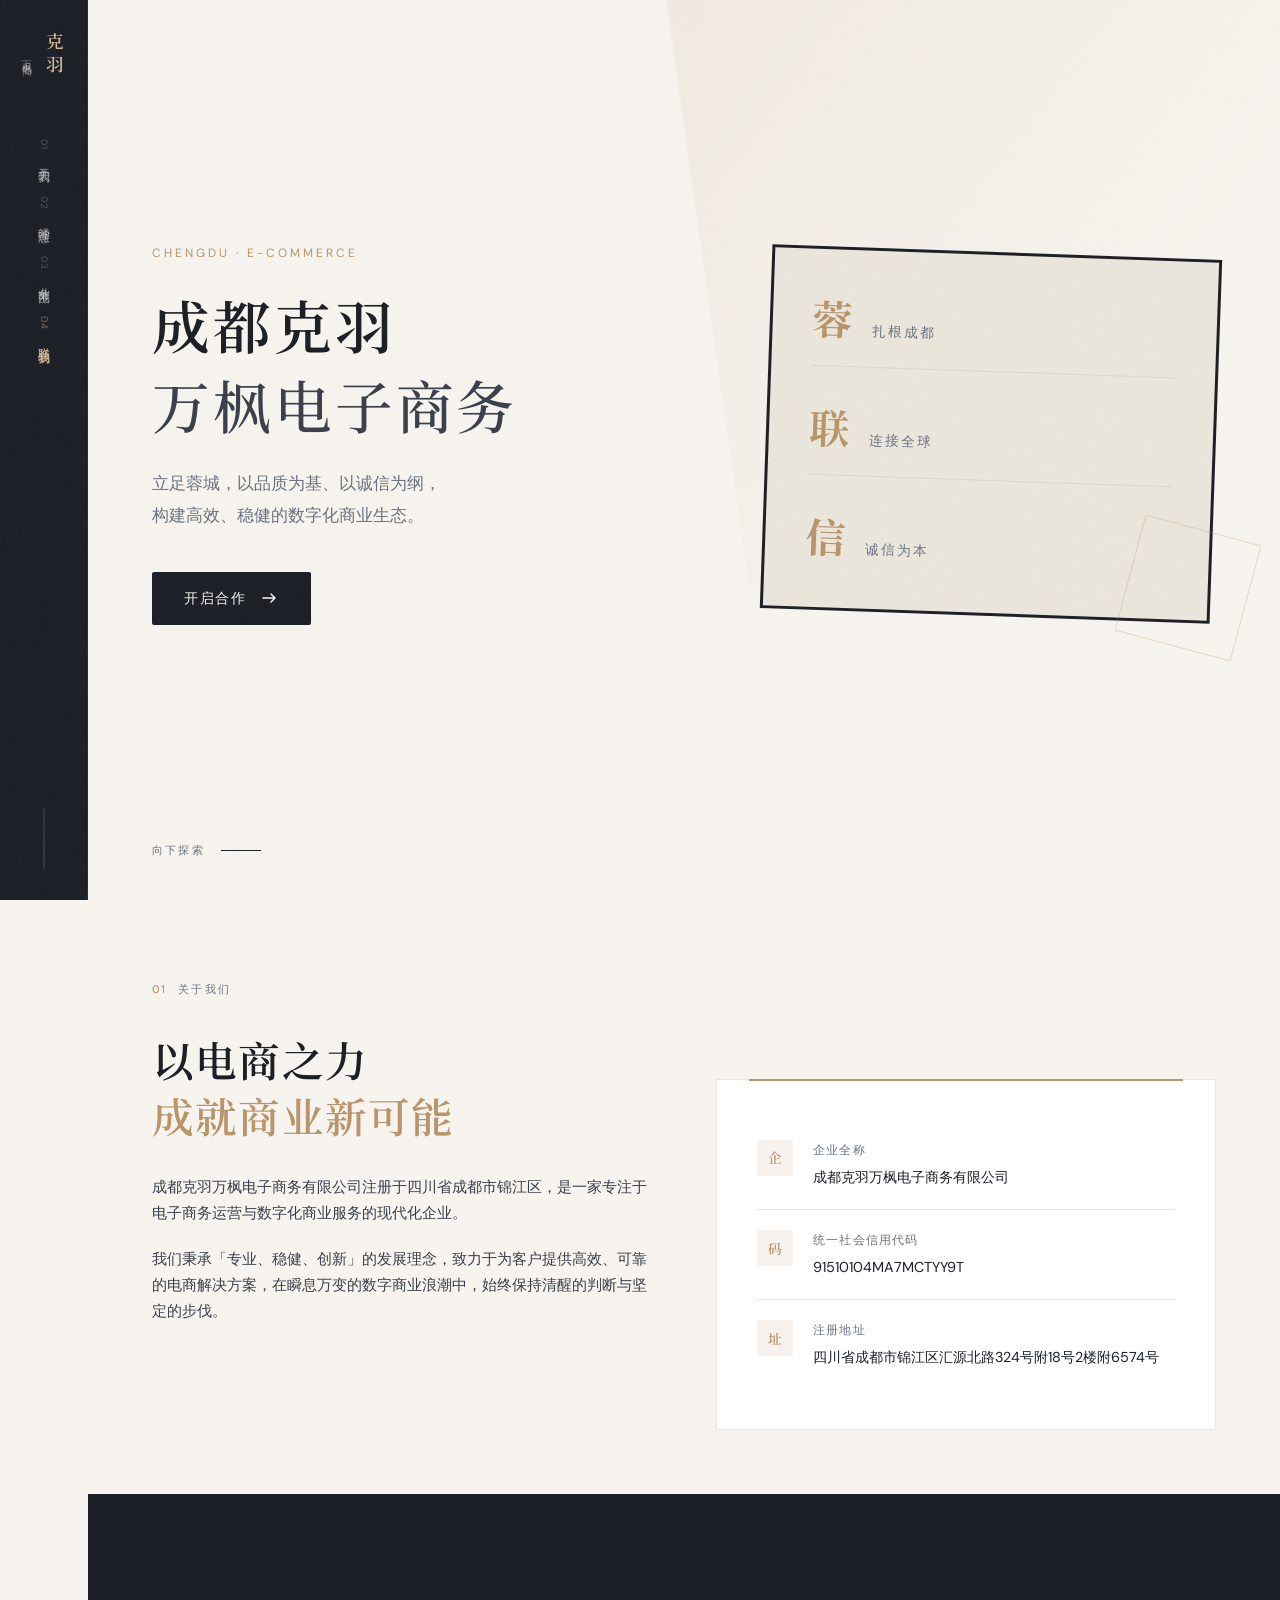
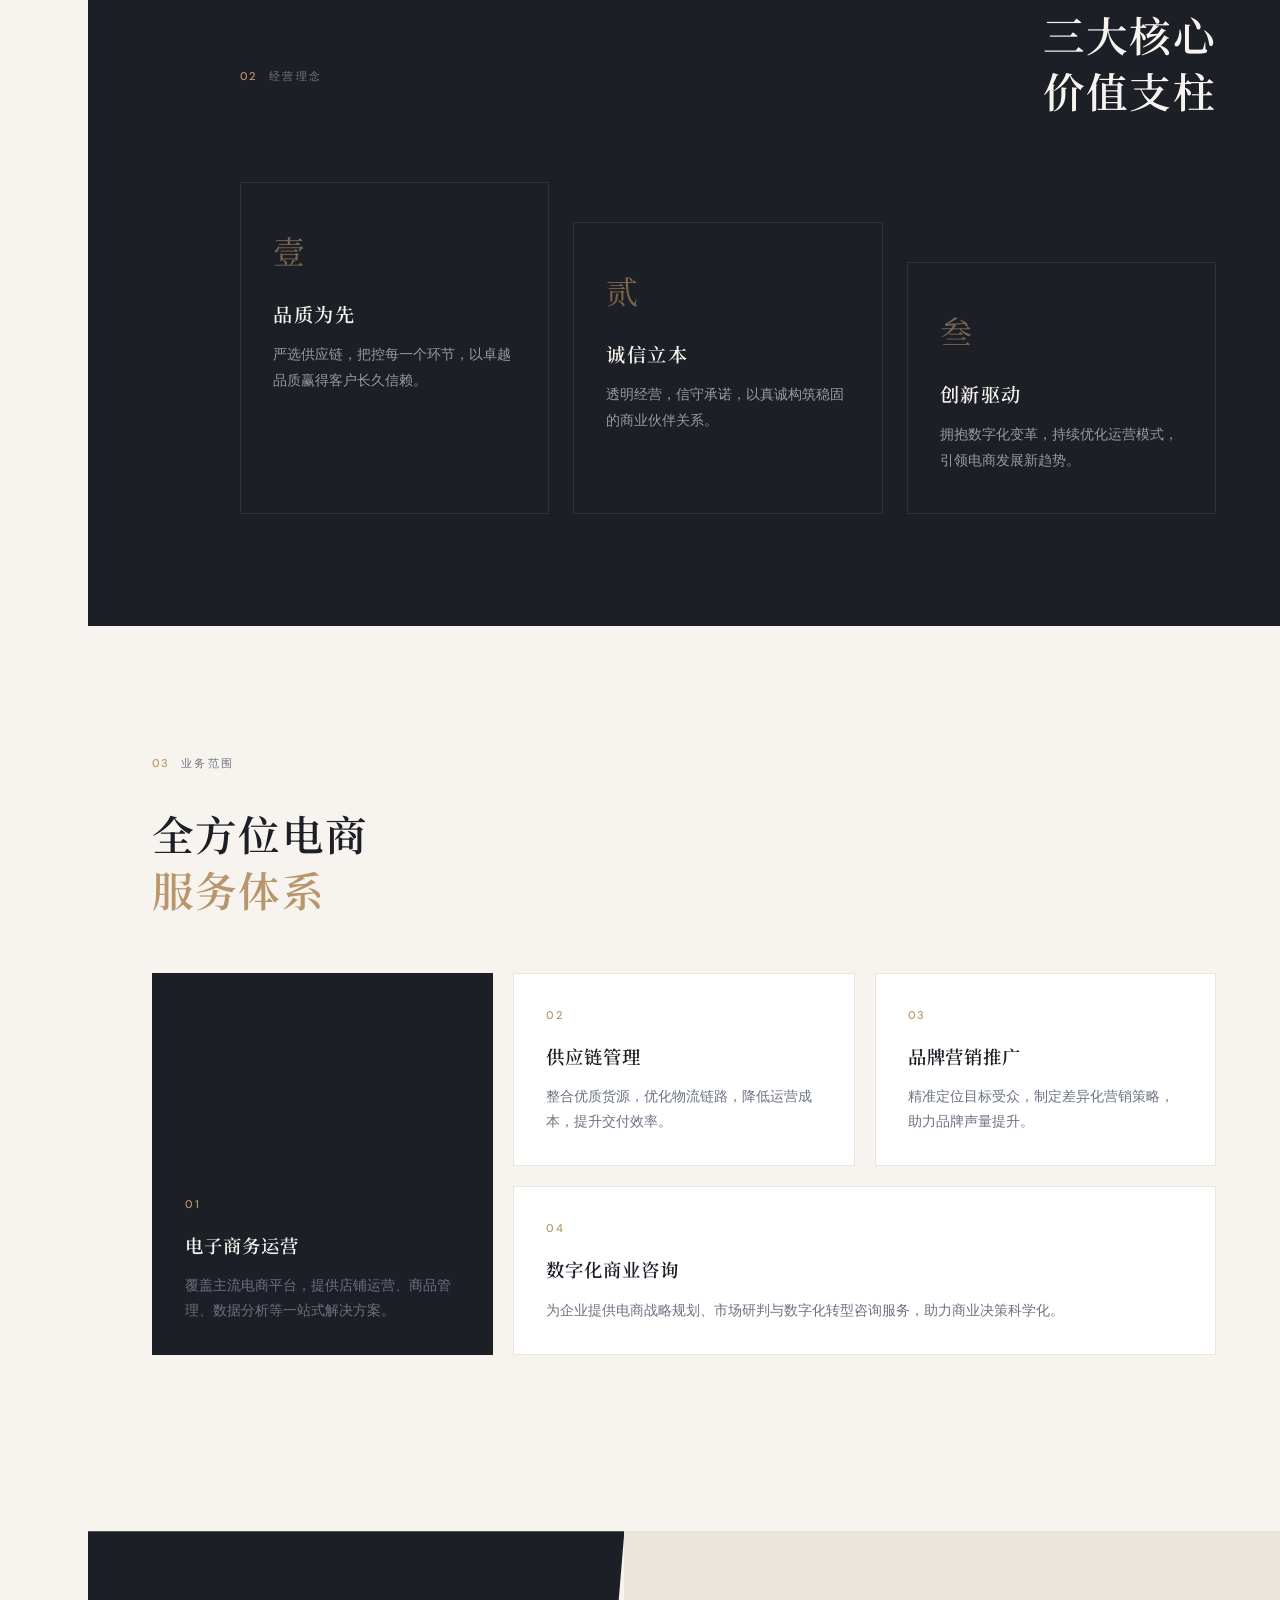
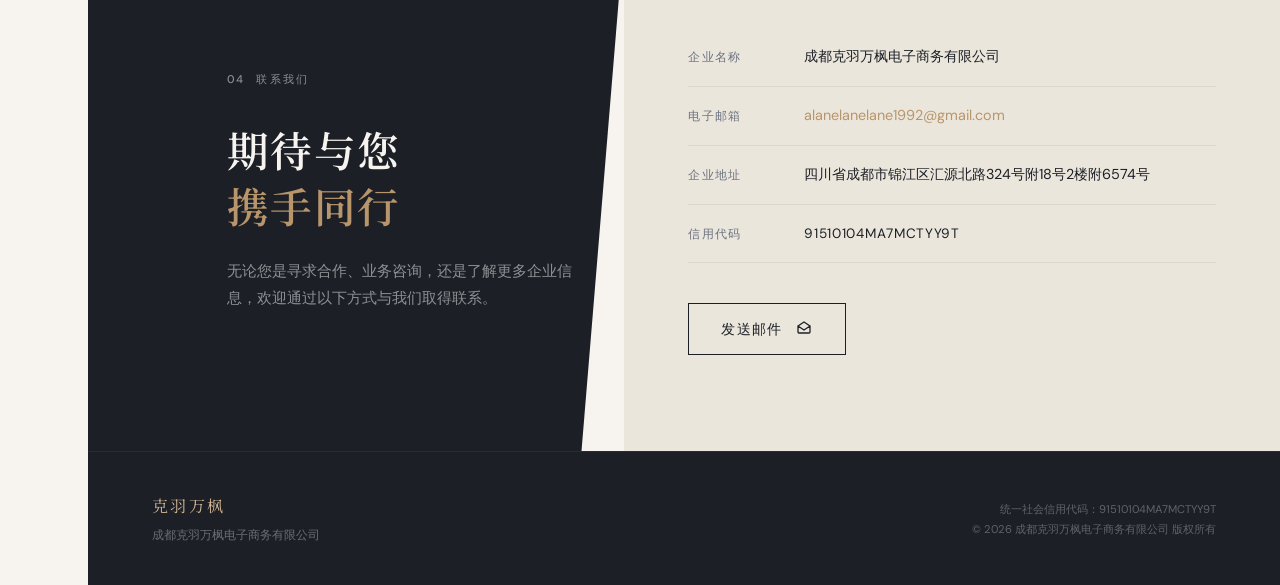
<file: index.html>
<!DOCTYPE html>
<html lang="zh-CN">
<head>
  <meta charset="UTF-8" />
  <meta name="viewport" content="width=device-width, initial-scale=1.0" />
  <meta name="description" content="成都克羽万枫电子商务有限公司 — 立足成都，以品质与诚信连接全球电商生态。" />
  <title>成都克羽万枫电子商务有限公司</title>
  <link rel="preconnect" href="https://fonts.googleapis.com" />
  <link rel="preconnect" href="https://fonts.gstatic.com" crossorigin />
  <link href="https://fonts.googleapis.com/css2?family=Noto+Serif+SC:wght@400;500;600;700&family=DM+Sans:ital,opsz,wght@0,9..40,300;0,9..40,400;0,9..40,500;1,9..40,300&display=swap" rel="stylesheet" />
  <link rel="stylesheet" href="styles.css" />
</head>
<body>
  <div class="grain" aria-hidden="true"></div>

  <!-- 侧边导航 -->
  <nav class="side-nav" aria-label="主导航">
    <a href="#top" class="side-nav__brand">
      <span class="side-nav__mark">克羽</span>
      <span class="side-nav__sub">万枫电商</span>
    </a>
    <ul class="side-nav__list">
      <li><a href="#about" data-section="about"><span class="nav-num">01</span>关于我们</a></li>
      <li><a href="#philosophy" data-section="philosophy"><span class="nav-num">02</span>经营理念</a></li>
      <li><a href="#services" data-section="services"><span class="nav-num">03</span>业务范围</a></li>
      <li><a href="#contact" data-section="contact"><span class="nav-num">04</span>联系我们</a></li>
    </ul>
    <div class="side-nav__progress">
      <div class="side-nav__progress-bar" id="scrollProgress"></div>
    </div>
  </nav>

  <!-- 移动端顶栏 -->
  <header class="mobile-header">
    <span class="mobile-header__title">克羽万枫</span>
    <button class="mobile-menu-btn" id="menuBtn" aria-label="打开菜单" aria-expanded="false">
      <span></span><span></span>
    </button>
  </header>

  <div class="mobile-drawer" id="mobileDrawer" aria-hidden="true">
    <nav>
      <a href="#about">关于我们</a>
      <a href="#philosophy">经营理念</a>
      <a href="#services">业务范围</a>
      <a href="#contact">联系我们</a>
    </nav>
  </div>

  <main id="top">
    <!-- Hero — 非对称对角布局 -->
    <section class="hero">
      <div class="hero__grid">
        <div class="hero__left reveal">
          <p class="hero__eyebrow">Chengdu · E-Commerce</p>
          <h1 class="hero__title">
            <span class="hero__title-line">成都克羽</span>
            <span class="hero__title-line hero__title-line--accent">万枫电子商务</span>
          </h1>
          <p class="hero__desc">
            立足蓉城，以品质为基、以诚信为纲，<br />
            构建高效、稳健的数字化商业生态。
          </p>
          <a href="#contact" class="hero__cta">
            <span>开启合作</span>
            <svg width="20" height="20" viewBox="0 0 20 20" fill="none" aria-hidden="true">
              <path d="M4 10h12M12 6l4 4-4 4" stroke="currentColor" stroke-width="1.5" stroke-linecap="round" stroke-linejoin="round"/>
            </svg>
          </a>
        </div>
        <div class="hero__right reveal reveal--delay">
          <div class="hero__visual">
            <div class="hero__frame">
              <div class="hero__frame-inner">
                <div class="hero__stat">
                  <span class="hero__stat-num">蓉</span>
                  <span class="hero__stat-label">扎根成都</span>
                </div>
                <div class="hero__stat">
                  <span class="hero__stat-num">联</span>
                  <span class="hero__stat-label">连接全球</span>
                </div>
                <div class="hero__stat">
                  <span class="hero__stat-num">信</span>
                  <span class="hero__stat-label">诚信为本</span>
                </div>
              </div>
            </div>
            <div class="hero__deco-line"></div>
          </div>
        </div>
      </div>
      <div class="hero__scroll-hint" aria-hidden="true">
        <span>向下探索</span>
        <div class="hero__scroll-line"></div>
      </div>
    </section>

    <!-- 关于 — 错落双栏 -->
    <section class="section section--about" id="about">
      <div class="section__label reveal">
        <span class="section__num">01</span>
        <span class="section__name">关于我们</span>
      </div>
      <div class="about__layout">
        <div class="about__text reveal">
          <h2 class="section__heading">以电商之力<br /><em>成就商业新可能</em></h2>
          <p>
            成都克羽万枫电子商务有限公司注册于四川省成都市锦江区，是一家专注于电子商务运营与数字化商业服务的现代化企业。
          </p>
          <p>
            我们秉承「专业、稳健、创新」的发展理念，致力于为客户提供高效、可靠的电商解决方案，在瞬息万变的数字商业浪潮中，始终保持清醒的判断与坚定的步伐。
          </p>
        </div>
        <div class="about__card reveal reveal--delay">
          <div class="about__card-item">
            <span class="about__card-icon">企</span>
            <div>
              <strong>企业全称</strong>
              <p>成都克羽万枫电子商务有限公司</p>
            </div>
          </div>
          <div class="about__card-item">
            <span class="about__card-icon">码</span>
            <div>
              <strong>统一社会信用代码</strong>
              <p>91510104MA7MCTYY9T</p>
            </div>
          </div>
          <div class="about__card-item">
            <span class="about__card-icon">址</span>
            <div>
              <strong>注册地址</strong>
              <p>四川省成都市锦江区汇源北路324号附18号2楼附6574号</p>
            </div>
          </div>
        </div>
      </div>
    </section>

    <!-- 理念 — 横向流动卡片 -->
    <section class="section section--philosophy" id="philosophy">
      <div class="philosophy__header reveal">
        <div class="section__label">
          <span class="section__num">02</span>
          <span class="section__name">经营理念</span>
        </div>
        <h2 class="section__heading section__heading--inline">三大核心<br />价值支柱</h2>
      </div>
      <div class="philosophy__track">
        <article class="philosophy__card reveal">
          <span class="philosophy__index">壹</span>
          <h3>品质为先</h3>
          <p>严选供应链，把控每一个环节，以卓越品质赢得客户长久信赖。</p>
        </article>
        <article class="philosophy__card reveal reveal--delay">
          <span class="philosophy__index">贰</span>
          <h3>诚信立本</h3>
          <p>透明经营，信守承诺，以真诚构筑稳固的商业伙伴关系。</p>
        </article>
        <article class="philosophy__card reveal reveal--delay-2">
          <span class="philosophy__index">叁</span>
          <h3>创新驱动</h3>
          <p>拥抱数字化变革，持续优化运营模式，引领电商发展新趋势。</p>
        </article>
      </div>
    </section>

    <!-- 业务 — 交错网格 -->
    <section class="section section--services" id="services">
      <div class="services__intro reveal">
        <div class="section__label">
          <span class="section__num">03</span>
          <span class="section__name">业务范围</span>
        </div>
        <h2 class="section__heading">全方位电商<br /><em>服务体系</em></h2>
      </div>
      <div class="services__bento">
        <div class="bento-item bento-item--large reveal">
          <div class="bento-item__num">01</div>
          <h3>电子商务运营</h3>
          <p>覆盖主流电商平台，提供店铺运营、商品管理、数据分析等一站式解决方案。</p>
        </div>
        <div class="bento-item reveal reveal--delay">
          <div class="bento-item__num">02</div>
          <h3>供应链管理</h3>
          <p>整合优质货源，优化物流链路，降低运营成本，提升交付效率。</p>
        </div>
        <div class="bento-item reveal reveal--delay">
          <div class="bento-item__num">03</div>
          <h3>品牌营销推广</h3>
          <p>精准定位目标受众，制定差异化营销策略，助力品牌声量提升。</p>
        </div>
        <div class="bento-item bento-item--wide reveal reveal--delay-2">
          <div class="bento-item__num">04</div>
          <h3>数字化商业咨询</h3>
          <p>为企业提供电商战略规划、市场研判与数字化转型咨询服务，助力商业决策科学化。</p>
        </div>
      </div>
    </section>

    <!-- 联系 — 斜切分屏 -->
    <section class="section section--contact" id="contact">
      <div class="contact__split">
        <div class="contact__left reveal">
          <div class="section__label section__label--light">
            <span class="section__num">04</span>
            <span class="section__name">联系我们</span>
          </div>
          <h2 class="section__heading section__heading--light">
            期待与您<br /><em>携手同行</em>
          </h2>
          <p class="contact__intro">
            无论您是寻求合作、业务咨询，还是了解更多企业信息，欢迎通过以下方式与我们取得联系。
          </p>
        </div>
        <div class="contact__right reveal reveal--delay">
          <div class="contact__info">
            <div class="contact__row">
              <span class="contact__label">企业名称</span>
              <span class="contact__value">成都克羽万枫电子商务有限公司</span>
            </div>
            <div class="contact__row">
              <span class="contact__label">电子邮箱</span>
              <a class="contact__value contact__link" href="mailto:alanelanelane1992@gmail.com">alanelanelane1992@gmail.com</a>
            </div>
            <div class="contact__row">
              <span class="contact__label">企业地址</span>
              <span class="contact__value">四川省成都市锦江区汇源北路324号附18号2楼附6574号</span>
            </div>
            <div class="contact__row">
              <span class="contact__label">信用代码</span>
              <span class="contact__value contact__value--mono">91510104MA7MCTYY9T</span>
            </div>
          </div>
          <a href="mailto:alanelanelane1992@gmail.com" class="contact__btn">
            发送邮件
            <svg width="18" height="18" viewBox="0 0 18 18" fill="none" aria-hidden="true">
              <path d="M3 6l6 4 6-4M3 6v6a1 1 0 001 1h10a1 1 0 001-1V6M3 6l6-4 6 4" stroke="currentColor" stroke-width="1.3" stroke-linecap="round" stroke-linejoin="round"/>
            </svg>
          </a>
        </div>
      </div>
    </section>
  </main>

  <footer class="footer">
    <div class="footer__inner">
      <div class="footer__brand">
        <span class="footer__logo">克羽万枫</span>
        <p>成都克羽万枫电子商务有限公司</p>
      </div>
      <div class="footer__legal">
        <p>统一社会信用代码：91510104MA7MCTYY9T</p>
        <p>© 2026 成都克羽万枫电子商务有限公司 版权所有</p>
      </div>
    </div>
  </footer>

  <script src="script.js"></script>
</body>
</html>
</file>
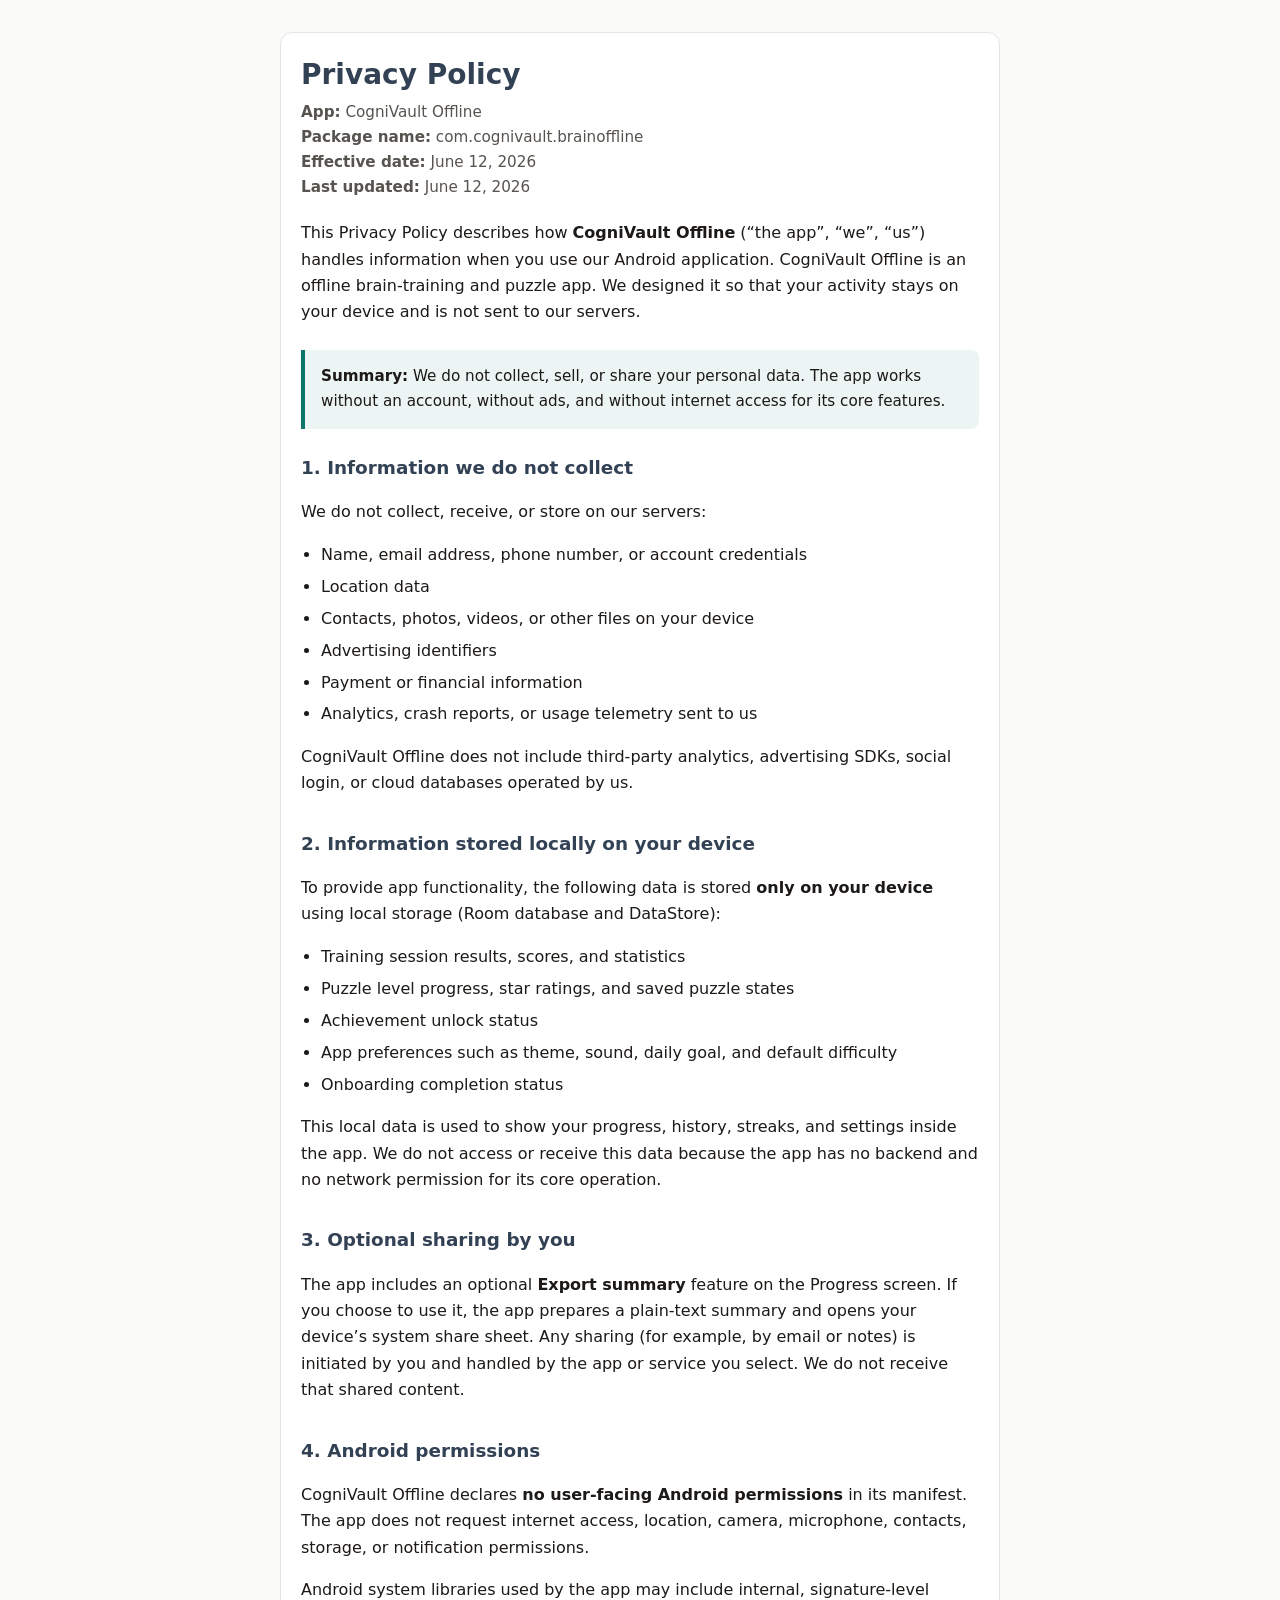
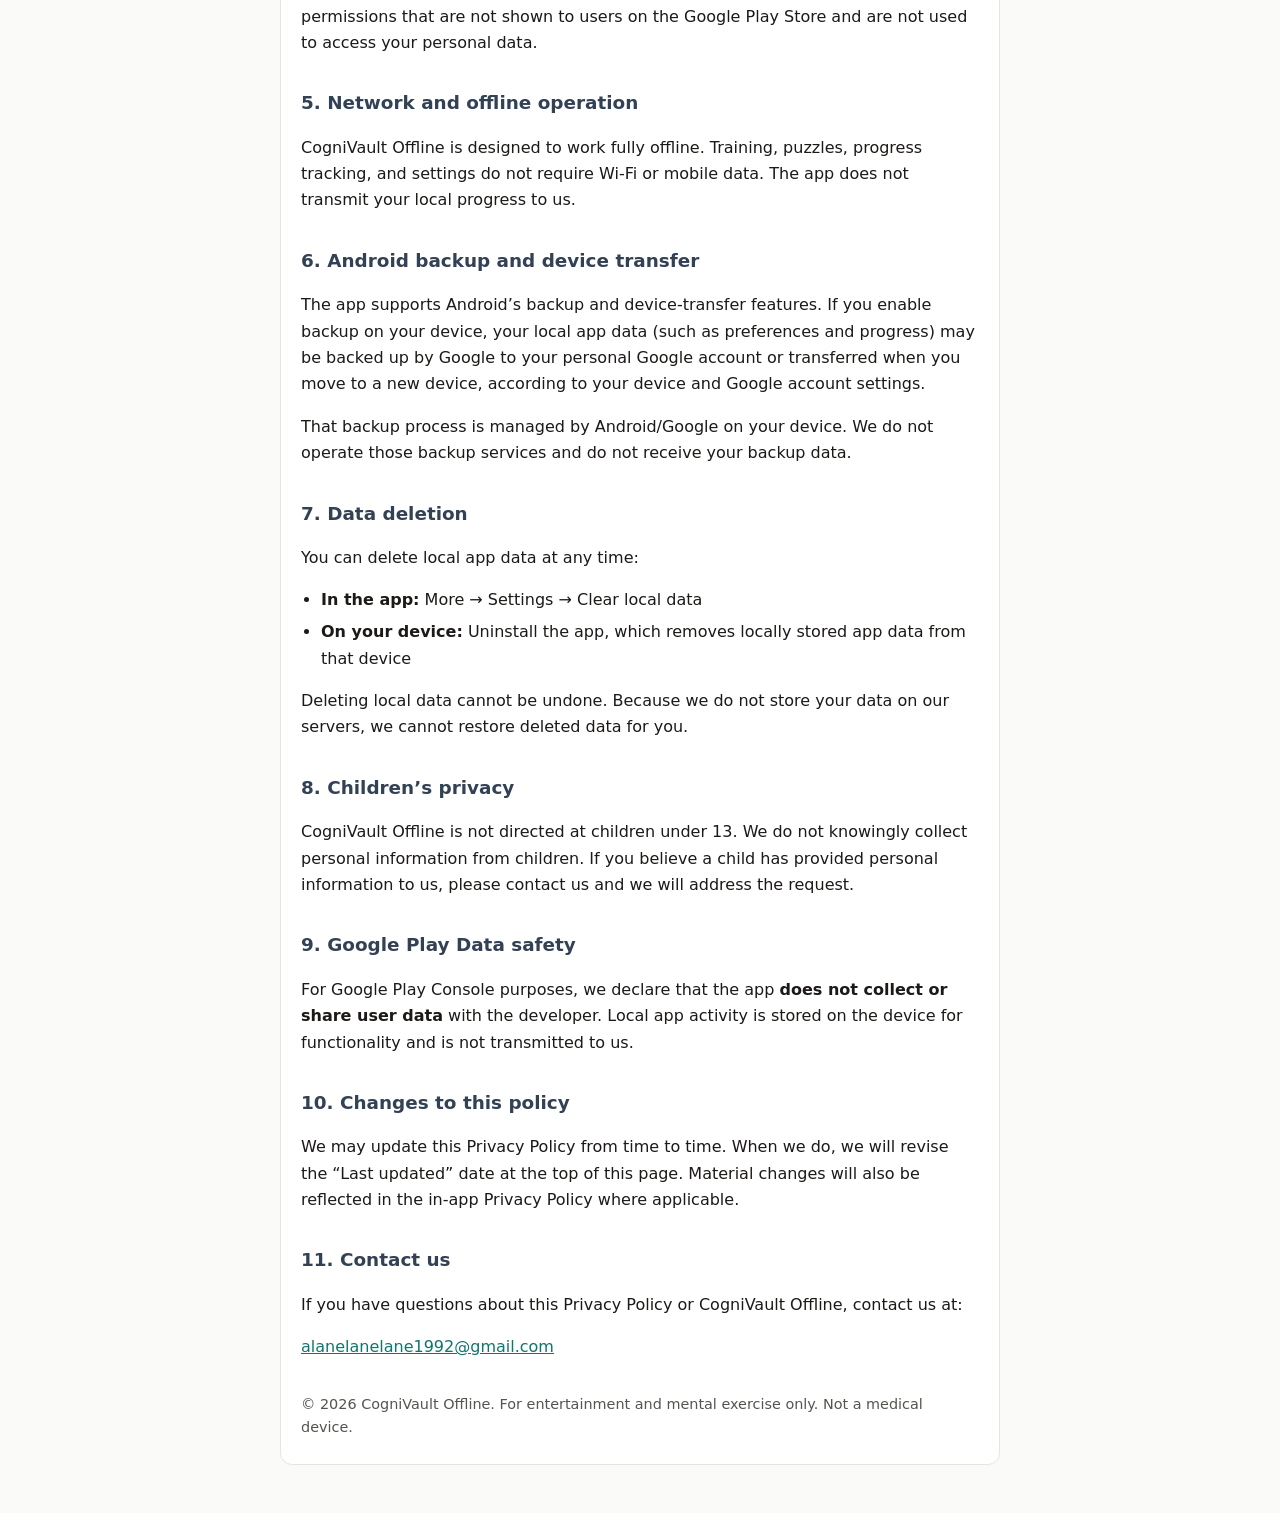
<file: privacy-policy.html>
<!DOCTYPE html>
<html lang="en">
<head>
  <meta charset="utf-8">
  <meta name="viewport" content="width=device-width, initial-scale=1">
  <meta name="description" content="Privacy Policy for CogniVault Offline — an offline brain training and puzzle app for Android.">
  <title>Privacy Policy — CogniVault Offline</title>
  <style>
    :root {
      color-scheme: light dark;
      --text: #1c1917;
      --muted: #57534e;
      --heading: #334155;
      --bg: #fafaf9;
      --card: #ffffff;
      --border: #e7e5e4;
      --link: #0f766e;
    }
    @media (prefers-color-scheme: dark) {
      :root {
        --text: #f5f5f4;
        --muted: #a8a29e;
        --heading: #cbd5e1;
        --bg: #0c0a09;
        --card: #1c1917;
        --border: #292524;
        --link: #5eead4;
      }
    }
    * { box-sizing: border-box; }
    body {
      margin: 0;
      font-family: system-ui, -apple-system, "Segoe UI", Roboto, sans-serif;
      line-height: 1.65;
      color: var(--text);
      background: var(--bg);
    }
    main {
      max-width: 760px;
      margin: 0 auto;
      padding: 2rem 1.25rem 3rem;
    }
    .card {
      background: var(--card);
      border: 1px solid var(--border);
      border-radius: 12px;
      padding: 1.5rem 1.25rem;
    }
    h1 {
      margin: 0 0 0.5rem;
      font-size: 1.75rem;
      color: var(--heading);
      line-height: 1.25;
    }
    h2 {
      margin: 2rem 0 0.75rem;
      font-size: 1.15rem;
      color: var(--heading);
    }
    h2:first-of-type { margin-top: 1.5rem; }
    p, li { color: var(--text); }
    .meta {
      margin: 0 0 1.25rem;
      color: var(--muted);
      font-size: 0.95rem;
    }
    ul { padding-left: 1.25rem; }
    li { margin: 0.35rem 0; }
    a { color: var(--link); }
    .note {
      margin-top: 1.5rem;
      padding: 0.9rem 1rem;
      border-left: 4px solid var(--link);
      background: color-mix(in srgb, var(--link) 8%, transparent);
      border-radius: 0 8px 8px 0;
      font-size: 0.95rem;
    }
    footer {
      margin-top: 2rem;
      color: var(--muted);
      font-size: 0.9rem;
    }
  </style>
</head>
<body>
  <main>
    <article class="card">
      <h1>Privacy Policy</h1>
      <p class="meta">
        <strong>App:</strong> CogniVault Offline<br>
        <strong>Package name:</strong> com.cognivault.brainoffline<br>
        <strong>Effective date:</strong> June 12, 2026<br>
        <strong>Last updated:</strong> June 12, 2026
      </p>

      <p>
        This Privacy Policy describes how <strong>CogniVault Offline</strong> (“the app”, “we”, “us”) handles information when you use our Android application. CogniVault Offline is an offline brain-training and puzzle app. We designed it so that your activity stays on your device and is not sent to our servers.
      </p>

      <div class="note">
        <strong>Summary:</strong> We do not collect, sell, or share your personal data. The app works without an account, without ads, and without internet access for its core features.
      </div>

      <h2>1. Information we do not collect</h2>
      <p>We do not collect, receive, or store on our servers:</p>
      <ul>
        <li>Name, email address, phone number, or account credentials</li>
        <li>Location data</li>
        <li>Contacts, photos, videos, or other files on your device</li>
        <li>Advertising identifiers</li>
        <li>Payment or financial information</li>
        <li>Analytics, crash reports, or usage telemetry sent to us</li>
      </ul>
      <p>
        CogniVault Offline does not include third-party analytics, advertising SDKs, social login, or cloud databases operated by us.
      </p>

      <h2>2. Information stored locally on your device</h2>
      <p>
        To provide app functionality, the following data is stored <strong>only on your device</strong> using local storage (Room database and DataStore):
      </p>
      <ul>
        <li>Training session results, scores, and statistics</li>
        <li>Puzzle level progress, star ratings, and saved puzzle states</li>
        <li>Achievement unlock status</li>
        <li>App preferences such as theme, sound, daily goal, and default difficulty</li>
        <li>Onboarding completion status</li>
      </ul>
      <p>
        This local data is used to show your progress, history, streaks, and settings inside the app. We do not access or receive this data because the app has no backend and no network permission for its core operation.
      </p>

      <h2>3. Optional sharing by you</h2>
      <p>
        The app includes an optional <strong>Export summary</strong> feature on the Progress screen. If you choose to use it, the app prepares a plain-text summary and opens your device’s system share sheet. Any sharing (for example, by email or notes) is initiated by you and handled by the app or service you select. We do not receive that shared content.
      </p>

      <h2>4. Android permissions</h2>
      <p>
        CogniVault Offline declares <strong>no user-facing Android permissions</strong> in its manifest. The app does not request internet access, location, camera, microphone, contacts, storage, or notification permissions.
      </p>
      <p>
        Android system libraries used by the app may include internal, signature-level permissions that are not shown to users on the Google Play Store and are not used to access your personal data.
      </p>

      <h2>5. Network and offline operation</h2>
      <p>
        CogniVault Offline is designed to work fully offline. Training, puzzles, progress tracking, and settings do not require Wi‑Fi or mobile data. The app does not transmit your local progress to us.
      </p>

      <h2>6. Android backup and device transfer</h2>
      <p>
        The app supports Android’s backup and device-transfer features. If you enable backup on your device, your local app data (such as preferences and progress) may be backed up by Google to your personal Google account or transferred when you move to a new device, according to your device and Google account settings.
      </p>
      <p>
        That backup process is managed by Android/Google on your device. We do not operate those backup services and do not receive your backup data.
      </p>

      <h2>7. Data deletion</h2>
      <p>You can delete local app data at any time:</p>
      <ul>
        <li><strong>In the app:</strong> More → Settings → Clear local data</li>
        <li><strong>On your device:</strong> Uninstall the app, which removes locally stored app data from that device</li>
      </ul>
      <p>
        Deleting local data cannot be undone. Because we do not store your data on our servers, we cannot restore deleted data for you.
      </p>

      <h2>8. Children’s privacy</h2>
      <p>
        CogniVault Offline is not directed at children under 13. We do not knowingly collect personal information from children. If you believe a child has provided personal information to us, please contact us and we will address the request.
      </p>

      <h2>9. Google Play Data safety</h2>
      <p>
        For Google Play Console purposes, we declare that the app <strong>does not collect or share user data</strong> with the developer. Local app activity is stored on the device for functionality and is not transmitted to us.
      </p>

      <h2>10. Changes to this policy</h2>
      <p>
        We may update this Privacy Policy from time to time. When we do, we will revise the “Last updated” date at the top of this page. Material changes will also be reflected in the in-app Privacy Policy where applicable.
      </p>

      <h2>11. Contact us</h2>
      <p>
        If you have questions about this Privacy Policy or CogniVault Offline, contact us at:
      </p>
      <p>
        <a href="mailto:alanelanelane1992@gmail.com">alanelanelane1992@gmail.com</a>
      </p>

      <footer>
        © 2026 CogniVault Offline. For entertainment and mental exercise only. Not a medical device.
      </footer>
    </article>
  </main>
</body>
</html>
</file>
<file: styles.css>
/* ============================================
   成都克羽万枫电子商务有限公司 — 官网样式
   ============================================ */

:root {
  --ink: #1c1f26;
  --ink-soft: #3a3f4b;
  --ink-muted: #6b7280;
  --cream: #f7f4ef;
  --cream-dark: #ebe6dc;
  --gold: #b8956a;
  --gold-light: #d4b896;
  --gold-pale: rgba(184, 149, 106, 0.12);
  --white: #ffffff;
  --nav-width: 88px;
  --transition: cubic-bezier(0.4, 0, 0.2, 1);
  --font-serif: 'Noto Serif SC', 'Songti SC', serif;
  --font-sans: 'DM Sans', -apple-system, 'PingFang SC', 'Microsoft YaHei', sans-serif;
}

*, *::before, *::after {
  box-sizing: border-box;
  margin: 0;
  padding: 0;
}

html {
  scroll-behavior: smooth;
  font-size: 16px;
}

body {
  font-family: var(--font-sans);
  background: var(--cream);
  color: var(--ink);
  line-height: 1.7;
  overflow-x: hidden;
  -webkit-font-smoothing: antialiased;
}

/* 纹理叠加 */
.grain {
  position: fixed;
  inset: 0;
  pointer-events: none;
  z-index: 9999;
  opacity: 0.025;
  background-image: url("data:image/svg+xml,%3Csvg viewBox='0 0 256 256' xmlns='http://www.w3.org/2000/svg'%3E%3Cfilter id='n'%3E%3CfeTurbulence type='fractalNoise' baseFrequency='0.9' numOctaves='4' stitchTiles='stitch'/%3E%3C/filter%3E%3Crect width='100%25' height='100%25' filter='url(%23n)'/%3E%3C/svg%3E");
}

a {
  color: inherit;
  text-decoration: none;
}

img {
  max-width: 100%;
  display: block;
}

/* ========== 侧边导航 ========== */
.side-nav {
  position: fixed;
  top: 0;
  left: 0;
  width: var(--nav-width);
  height: 100vh;
  background: var(--ink);
  display: flex;
  flex-direction: column;
  align-items: center;
  padding: 2rem 0;
  z-index: 100;
  border-right: 1px solid rgba(255,255,255,0.06);
}

.side-nav__brand {
  writing-mode: vertical-rl;
  text-orientation: mixed;
  display: flex;
  flex-direction: column;
  align-items: center;
  gap: 0.25rem;
  margin-bottom: 3rem;
  transition: opacity 0.3s var(--transition);
}

.side-nav__brand:hover {
  opacity: 0.75;
}

.side-nav__mark {
  font-family: var(--font-serif);
  font-size: 1.1rem;
  font-weight: 600;
  color: var(--gold-light);
  letter-spacing: 0.3em;
}

.side-nav__sub {
  font-size: 0.65rem;
  color: rgba(255,255,255,0.4);
  letter-spacing: 0.15em;
}

.side-nav__list {
  list-style: none;
  flex: 1;
  display: flex;
  flex-direction: column;
  gap: 0.5rem;
}

.side-nav__list a {
  writing-mode: vertical-rl;
  text-orientation: mixed;
  font-size: 0.72rem;
  color: rgba(255,255,255,0.45);
  letter-spacing: 0.12em;
  padding: 0.75rem 0;
  position: relative;
  transition: color 0.3s var(--transition);
  display: flex;
  align-items: center;
  gap: 0.5rem;
}

.side-nav__list a:hover,
.side-nav__list a.active {
  color: var(--gold-light);
}

.nav-num {
  font-size: 0.6rem;
  opacity: 0.5;
  font-variant-numeric: tabular-nums;
}

.side-nav__progress {
  width: 2px;
  height: 60px;
  background: rgba(255,255,255,0.1);
  border-radius: 2px;
  overflow: hidden;
  margin-top: auto;
}

.side-nav__progress-bar {
  width: 100%;
  height: 0%;
  background: var(--gold);
  border-radius: 2px;
  transition: height 0.1s linear;
}

/* ========== 移动端 ========== */
.mobile-header {
  display: none;
  position: fixed;
  top: 0;
  left: 0;
  right: 0;
  height: 56px;
  background: var(--ink);
  z-index: 200;
  align-items: center;
  justify-content: space-between;
  padding: 0 1.25rem;
}

.mobile-header__title {
  font-family: var(--font-serif);
  color: var(--gold-light);
  font-size: 1rem;
  letter-spacing: 0.15em;
}

.mobile-menu-btn {
  background: none;
  border: none;
  cursor: pointer;
  width: 32px;
  height: 24px;
  display: flex;
  flex-direction: column;
  justify-content: space-between;
  padding: 0;
}

.mobile-menu-btn span {
  display: block;
  height: 1.5px;
  background: var(--gold-light);
  border-radius: 1px;
  transition: transform 0.3s var(--transition), opacity 0.3s;
}

.mobile-menu-btn.open span:first-child {
  transform: translateY(11px) rotate(45deg);
}

.mobile-menu-btn.open span:last-child {
  transform: translateY(-11px) rotate(-45deg);
}

.mobile-drawer {
  display: none;
  position: fixed;
  inset: 0;
  top: 56px;
  background: var(--ink);
  z-index: 150;
  padding: 2rem;
  transform: translateY(-100%);
  transition: transform 0.4s var(--transition);
}

.mobile-drawer.open {
  transform: translateY(0);
}

.mobile-drawer nav {
  display: flex;
  flex-direction: column;
  gap: 1.5rem;
}

.mobile-drawer a {
  font-family: var(--font-serif);
  font-size: 1.25rem;
  color: rgba(255,255,255,0.7);
  letter-spacing: 0.1em;
  transition: color 0.3s;
}

.mobile-drawer a:hover {
  color: var(--gold-light);
}

/* ========== 主内容区 ========== */
main {
  margin-left: var(--nav-width);
}

/* ========== Hero ========== */
.hero {
  min-height: 100vh;
  display: flex;
  flex-direction: column;
  justify-content: center;
  padding: 4rem 5vw 6rem;
  position: relative;
  overflow: hidden;
}

.hero::before {
  content: '';
  position: absolute;
  top: -20%;
  right: -10%;
  width: 55vw;
  height: 80vh;
  background: linear-gradient(135deg, var(--gold-pale) 0%, transparent 70%);
  transform: rotate(-8deg);
  pointer-events: none;
}

.hero__grid {
  display: grid;
  grid-template-columns: 1.1fr 0.9fr;
  gap: 4rem;
  align-items: center;
  max-width: 1200px;
}

.hero__eyebrow {
  font-size: 0.75rem;
  letter-spacing: 0.25em;
  text-transform: uppercase;
  color: var(--gold);
  margin-bottom: 1.5rem;
  font-weight: 400;
}

.hero__title {
  font-family: var(--font-serif);
  font-weight: 600;
  line-height: 1.25;
  margin-bottom: 1.75rem;
}

.hero__title-line {
  display: block;
  font-size: clamp(2.2rem, 5vw, 3.6rem);
  letter-spacing: 0.05em;
}

.hero__title-line--accent {
  color: var(--ink-soft);
  font-weight: 500;
  margin-top: 0.15em;
}

.hero__desc {
  font-size: 1.05rem;
  color: var(--ink-muted);
  font-weight: 300;
  margin-bottom: 2.5rem;
  line-height: 1.9;
}

.hero__cta {
  display: inline-flex;
  align-items: center;
  gap: 0.75rem;
  padding: 0.9rem 2rem;
  background: var(--ink);
  color: var(--cream);
  font-size: 0.875rem;
  letter-spacing: 0.12em;
  border-radius: 2px;
  transition: background 0.3s var(--transition), transform 0.3s var(--transition);
}

.hero__cta:hover {
  background: var(--ink-soft);
  transform: translateX(4px);
}

.hero__cta svg {
  transition: transform 0.3s var(--transition);
}

.hero__cta:hover svg {
  transform: translateX(3px);
}

.hero__visual {
  position: relative;
}

.hero__frame {
  background: var(--ink);
  padding: 3px;
  transform: rotate(2deg);
  transition: transform 0.6s var(--transition);
}

.hero__frame:hover {
  transform: rotate(0deg);
}

.hero__frame-inner {
  background: var(--cream-dark);
  padding: 3rem 2.5rem;
  display: flex;
  flex-direction: column;
  gap: 2.5rem;
}

.hero__stat {
  display: flex;
  align-items: baseline;
  gap: 1.25rem;
  border-bottom: 1px solid rgba(28,31,38,0.08);
  padding-bottom: 1.5rem;
}

.hero__stat:last-child {
  border-bottom: none;
  padding-bottom: 0;
}

.hero__stat-num {
  font-family: var(--font-serif);
  font-size: 2.5rem;
  font-weight: 700;
  color: var(--gold);
  line-height: 1;
}

.hero__stat-label {
  font-size: 0.85rem;
  color: var(--ink-muted);
  letter-spacing: 0.15em;
}

.hero__deco-line {
  position: absolute;
  bottom: -2rem;
  right: -2rem;
  width: 120px;
  height: 120px;
  border: 1px solid var(--gold);
  opacity: 0.3;
  transform: rotate(15deg);
}

.hero__scroll-hint {
  position: absolute;
  bottom: 2.5rem;
  left: 5vw;
  display: flex;
  align-items: center;
  gap: 1rem;
  font-size: 0.7rem;
  letter-spacing: 0.2em;
  color: var(--ink-muted);
}

.hero__scroll-line {
  width: 40px;
  height: 1px;
  background: var(--gold);
  position: relative;
  overflow: hidden;
}

.hero__scroll-line::after {
  content: '';
  position: absolute;
  inset: 0;
  background: var(--ink);
  animation: scrollPulse 2s ease-in-out infinite;
}

@keyframes scrollPulse {
  0%, 100% { transform: translateX(-100%); }
  50% { transform: translateX(100%); }
}

/* ========== 通用 Section ========== */
.section {
  padding: 7rem 5vw;
  max-width: 1200px;
  margin: 0 auto;
}

.section__label {
  display: flex;
  align-items: center;
  gap: 0.75rem;
  margin-bottom: 2rem;
}

.section__label--light .section__num,
.section__label--light .section__name {
  color: rgba(255,255,255,0.5);
}

.section__num {
  font-size: 0.7rem;
  font-weight: 500;
  color: var(--gold);
  letter-spacing: 0.1em;
}

.section__name {
  font-size: 0.7rem;
  letter-spacing: 0.2em;
  color: var(--ink-muted);
  text-transform: uppercase;
}

.section__heading {
  font-family: var(--font-serif);
  font-size: clamp(1.8rem, 3.5vw, 2.6rem);
  font-weight: 600;
  line-height: 1.35;
  letter-spacing: 0.03em;
  margin-bottom: 1.5rem;
}

.section__heading em {
  font-style: normal;
  color: var(--gold);
}

.section__heading--light {
  color: var(--cream);
}

.section__heading--inline {
  margin-bottom: 0;
}

/* ========== 关于 ========== */
.section--about {
  padding-top: 5rem;
}

.about__layout {
  display: grid;
  grid-template-columns: 1fr 1fr;
  gap: 4rem;
  align-items: start;
}

.about__text p {
  color: var(--ink-soft);
  font-weight: 300;
  margin-bottom: 1.25rem;
  font-size: 0.95rem;
}

.about__text .section__heading {
  margin-bottom: 2rem;
}

.about__card {
  background: var(--white);
  border: 1px solid var(--cream-dark);
  padding: 2.5rem;
  position: relative;
  top: 3rem;
}

.about__card::before {
  content: '';
  position: absolute;
  top: -1px;
  left: 2rem;
  right: 2rem;
  height: 2px;
  background: var(--gold);
}

.about__card-item {
  display: flex;
  gap: 1.25rem;
  padding: 1.25rem 0;
  border-bottom: 1px solid var(--cream-dark);
}

.about__card-item:last-child {
  border-bottom: none;
}

.about__card-icon {
  flex-shrink: 0;
  width: 36px;
  height: 36px;
  display: flex;
  align-items: center;
  justify-content: center;
  background: var(--gold-pale);
  color: var(--gold);
  font-family: var(--font-serif);
  font-size: 0.85rem;
  font-weight: 600;
  border-radius: 2px;
}

.about__card-item strong {
  display: block;
  font-size: 0.75rem;
  letter-spacing: 0.1em;
  color: var(--ink-muted);
  margin-bottom: 0.35rem;
  font-weight: 500;
}

.about__card-item p {
  font-size: 0.9rem;
  color: var(--ink);
  line-height: 1.6;
}

/* ========== 理念 ========== */
.section--philosophy {
  max-width: none;
  padding-left: calc(var(--nav-width) + 5vw);
  padding-right: 5vw;
  background: var(--ink);
  color: var(--cream);
  padding-top: 7rem;
  padding-bottom: 7rem;
}

.philosophy__header {
  max-width: 1200px;
  margin: 0 auto 4rem;
  display: flex;
  justify-content: space-between;
  align-items: flex-end;
  gap: 2rem;
}

.philosophy__header .section__name {
  color: rgba(255,255,255,0.4);
}

.philosophy__header .section__heading {
  color: var(--cream);
  text-align: right;
}

.philosophy__track {
  max-width: 1200px;
  margin: 0 auto;
  display: grid;
  grid-template-columns: repeat(3, 1fr);
  gap: 1.5rem;
}

.philosophy__card {
  border: 1px solid rgba(255,255,255,0.08);
  padding: 2.5rem 2rem;
  position: relative;
  transition: border-color 0.4s var(--transition), transform 0.4s var(--transition);
}

.philosophy__card:hover {
  border-color: rgba(184, 149, 106, 0.4);
  transform: translateY(-4px);
}

.philosophy__card:nth-child(2) {
  margin-top: 2.5rem;
}

.philosophy__card:nth-child(3) {
  margin-top: 5rem;
}

.philosophy__index {
  font-family: var(--font-serif);
  font-size: 2rem;
  color: var(--gold);
  opacity: 0.6;
  display: block;
  margin-bottom: 1.25rem;
}

.philosophy__card h3 {
  font-family: var(--font-serif);
  font-size: 1.2rem;
  font-weight: 600;
  margin-bottom: 0.75rem;
  letter-spacing: 0.08em;
}

.philosophy__card p {
  font-size: 0.875rem;
  color: rgba(255,255,255,0.55);
  font-weight: 300;
  line-height: 1.8;
}

/* ========== 业务 Bento ========== */
.section--services {
  padding-top: 8rem;
}

.services__intro {
  margin-bottom: 3.5rem;
}

.services__bento {
  display: grid;
  grid-template-columns: repeat(3, 1fr);
  grid-template-rows: auto auto;
  gap: 1.25rem;
}

.bento-item {
  background: var(--white);
  border: 1px solid var(--cream-dark);
  padding: 2rem;
  transition: box-shadow 0.4s var(--transition), transform 0.4s var(--transition);
  position: relative;
  overflow: hidden;
}

.bento-item::after {
  content: '';
  position: absolute;
  bottom: 0;
  left: 0;
  width: 0;
  height: 2px;
  background: var(--gold);
  transition: width 0.4s var(--transition);
}

.bento-item:hover {
  box-shadow: 0 8px 32px rgba(28,31,38,0.06);
  transform: translateY(-2px);
}

.bento-item:hover::after {
  width: 100%;
}

.bento-item--large {
  grid-row: span 2;
  display: flex;
  flex-direction: column;
  justify-content: flex-end;
  background: var(--ink);
  color: var(--cream);
  border-color: var(--ink);
}

.bento-item--large .bento-item__num {
  color: var(--gold);
}

.bento-item--large p {
  color: rgba(255,255,255,0.6);
}

.bento-item--wide {
  grid-column: span 2;
}

.bento-item__num {
  font-size: 0.7rem;
  color: var(--gold);
  letter-spacing: 0.15em;
  margin-bottom: 1rem;
  font-weight: 500;
}

.bento-item h3 {
  font-family: var(--font-serif);
  font-size: 1.15rem;
  font-weight: 600;
  margin-bottom: 0.75rem;
  letter-spacing: 0.05em;
}

.bento-item p {
  font-size: 0.875rem;
  color: var(--ink-muted);
  font-weight: 300;
  line-height: 1.75;
}

/* ========== 联系 ========== */
.section--contact {
  max-width: none;
  padding: 0;
  margin-top: 4rem;
}

.contact__split {
  display: grid;
  grid-template-columns: 0.9fr 1.1fr;
  min-height: 520px;
}

.contact__left {
  background: var(--ink);
  padding: 5rem 4vw 5rem calc(var(--nav-width) + 4vw);
  display: flex;
  flex-direction: column;
  justify-content: center;
  clip-path: polygon(0 0, 100% 0, 92% 100%, 0 100%);
}

.contact__intro {
  color: rgba(255,255,255,0.5);
  font-weight: 300;
  font-size: 0.95rem;
  max-width: 360px;
  line-height: 1.8;
}

.contact__right {
  background: var(--cream-dark);
  padding: 5rem 5vw;
  display: flex;
  flex-direction: column;
  justify-content: center;
}

.contact__info {
  margin-bottom: 2.5rem;
}

.contact__row {
  display: grid;
  grid-template-columns: 100px 1fr;
  gap: 1rem;
  padding: 1.1rem 0;
  border-bottom: 1px solid rgba(28,31,38,0.08);
  align-items: baseline;
}

.contact__label {
  font-size: 0.75rem;
  color: var(--ink-muted);
  letter-spacing: 0.1em;
}

.contact__value {
  font-size: 0.9rem;
  color: var(--ink);
  line-height: 1.6;
}

.contact__value--mono {
  font-family: 'DM Sans', monospace;
  font-size: 0.85rem;
  letter-spacing: 0.05em;
}

.contact__link {
  color: var(--gold);
  transition: opacity 0.3s;
}

.contact__link:hover {
  opacity: 0.7;
}

.contact__btn {
  display: inline-flex;
  align-items: center;
  gap: 0.75rem;
  align-self: flex-start;
  padding: 0.85rem 2rem;
  border: 1px solid var(--ink);
  font-size: 0.85rem;
  letter-spacing: 0.1em;
  transition: background 0.3s var(--transition), color 0.3s var(--transition);
}

.contact__btn:hover {
  background: var(--ink);
  color: var(--cream);
}

/* ========== Footer ========== */
.footer {
  margin-left: var(--nav-width);
  background: var(--ink);
  border-top: 1px solid rgba(255,255,255,0.06);
  padding: 2.5rem 5vw;
}

.footer__inner {
  max-width: 1200px;
  margin: 0 auto;
  display: flex;
  justify-content: space-between;
  align-items: center;
  gap: 2rem;
  flex-wrap: wrap;
}

.footer__logo {
  font-family: var(--font-serif);
  font-size: 1rem;
  color: var(--gold-light);
  letter-spacing: 0.15em;
  display: block;
  margin-bottom: 0.35rem;
}

.footer__brand p {
  font-size: 0.75rem;
  color: rgba(255,255,255,0.35);
}

.footer__legal p {
  font-size: 0.7rem;
  color: rgba(255,255,255,0.3);
  text-align: right;
  line-height: 1.8;
}

/* ========== 滚动显现动画 ========== */
.reveal {
  opacity: 0;
  transform: translateY(28px);
  transition: opacity 0.8s var(--transition), transform 0.8s var(--transition);
}

.reveal.visible {
  opacity: 1;
  transform: translateY(0);
}

.reveal--delay {
  transition-delay: 0.15s;
}

.reveal--delay-2 {
  transition-delay: 0.3s;
}

/* ========== 响应式 ========== */
@media (max-width: 1024px) {
  .hero__grid {
    grid-template-columns: 1fr;
    gap: 3rem;
  }

  .about__layout {
    grid-template-columns: 1fr;
    gap: 2.5rem;
  }

  .about__card {
    top: 0;
  }

  .philosophy__track {
    grid-template-columns: 1fr;
  }

  .philosophy__card:nth-child(2),
  .philosophy__card:nth-child(3) {
    margin-top: 0;
  }

  .philosophy__header {
    flex-direction: column;
    align-items: flex-start;
  }

  .philosophy__header .section__heading {
    text-align: left;
  }

  .services__bento {
    grid-template-columns: 1fr 1fr;
  }

  .bento-item--large {
    grid-row: span 1;
  }

  .bento-item--wide {
    grid-column: span 2;
  }

  .contact__split {
    grid-template-columns: 1fr;
  }

  .contact__left {
    clip-path: none;
    padding: 4rem 5vw;
  }
}

@media (max-width: 768px) {
  :root {
    --nav-width: 0px;
  }

  .side-nav {
    display: none;
  }

  .mobile-header,
  .mobile-drawer {
    display: flex;
  }

  main,
  .footer {
    margin-left: 0;
  }

  .section--philosophy {
    padding-left: 5vw;
  }

  .hero {
    padding-top: 6rem;
    min-height: auto;
  }

  .hero__scroll-hint {
    display: none;
  }

  .services__bento {
    grid-template-columns: 1fr;
  }

  .bento-item--wide {
    grid-column: span 1;
  }

  .contact__row {
    grid-template-columns: 1fr;
    gap: 0.35rem;
  }

  .footer__inner {
    flex-direction: column;
    align-items: flex-start;
  }

  .footer__legal p {
    text-align: left;
  }
}
</file>
